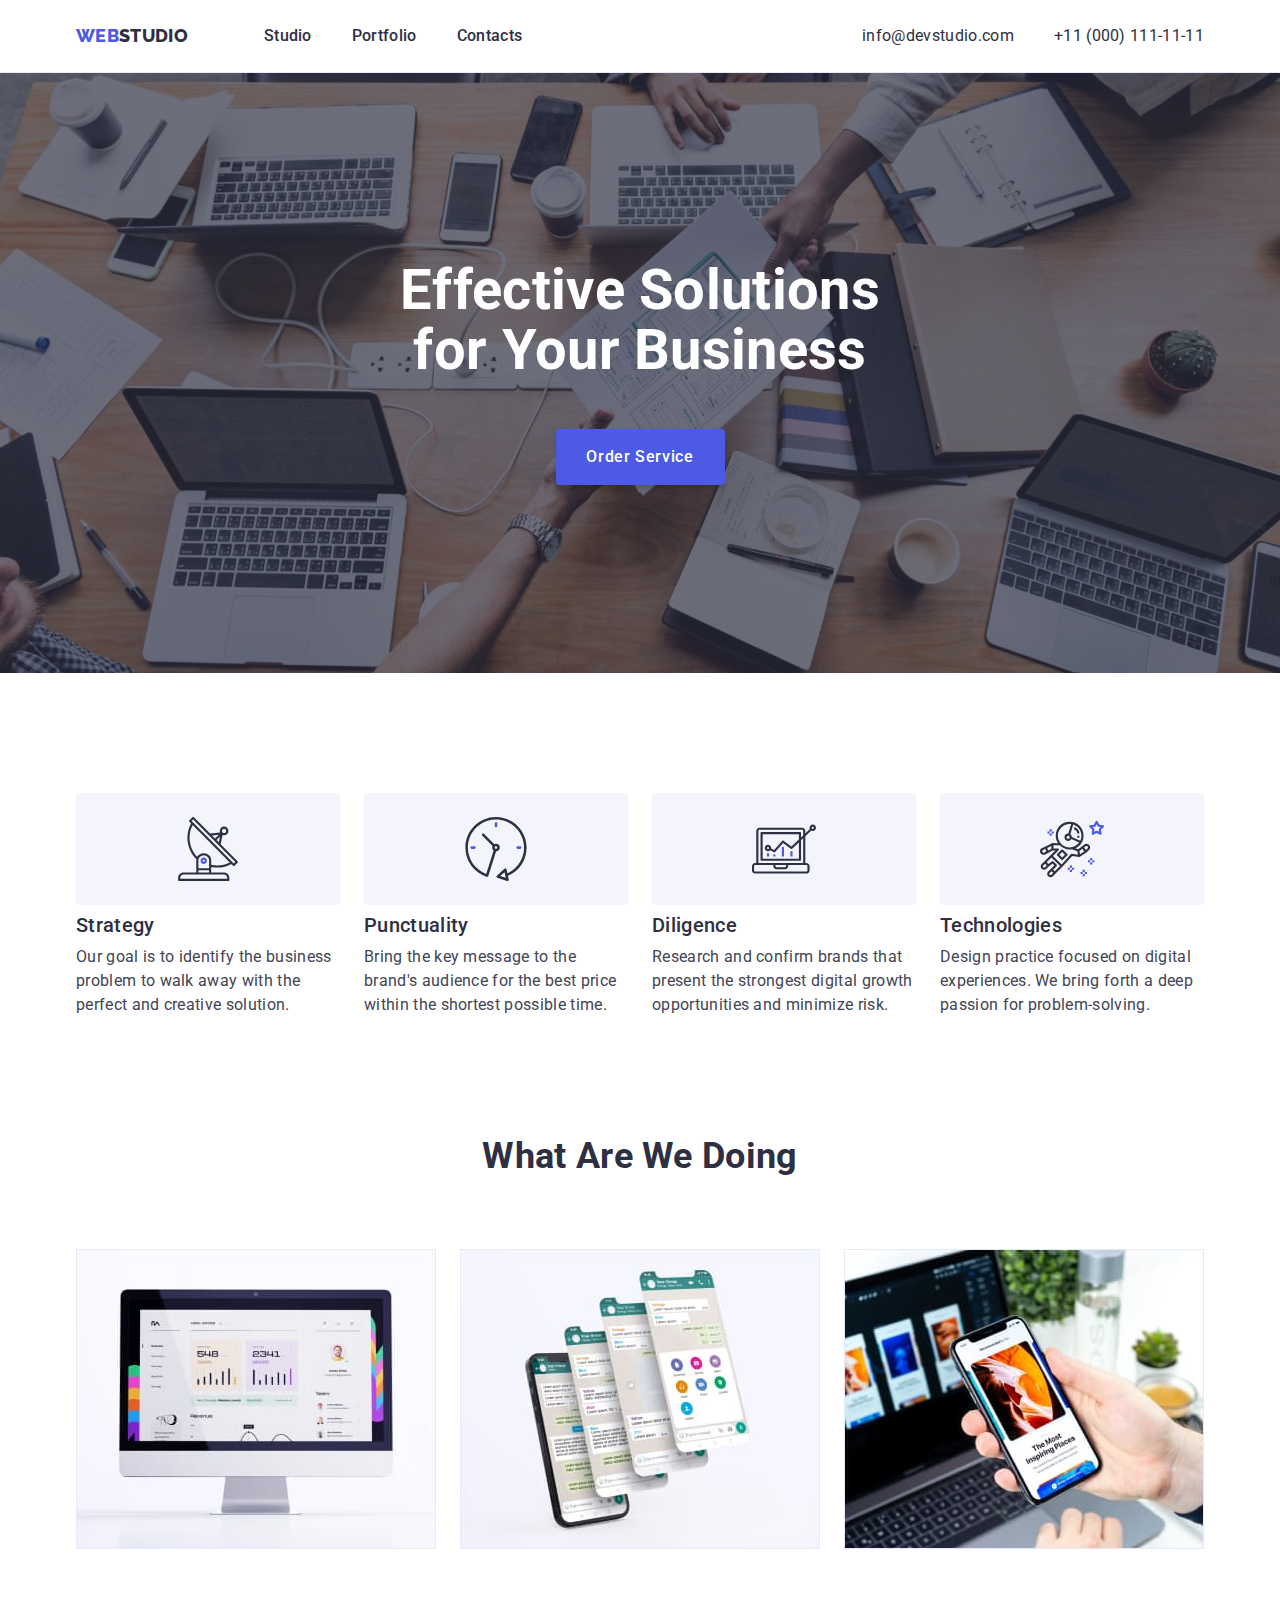
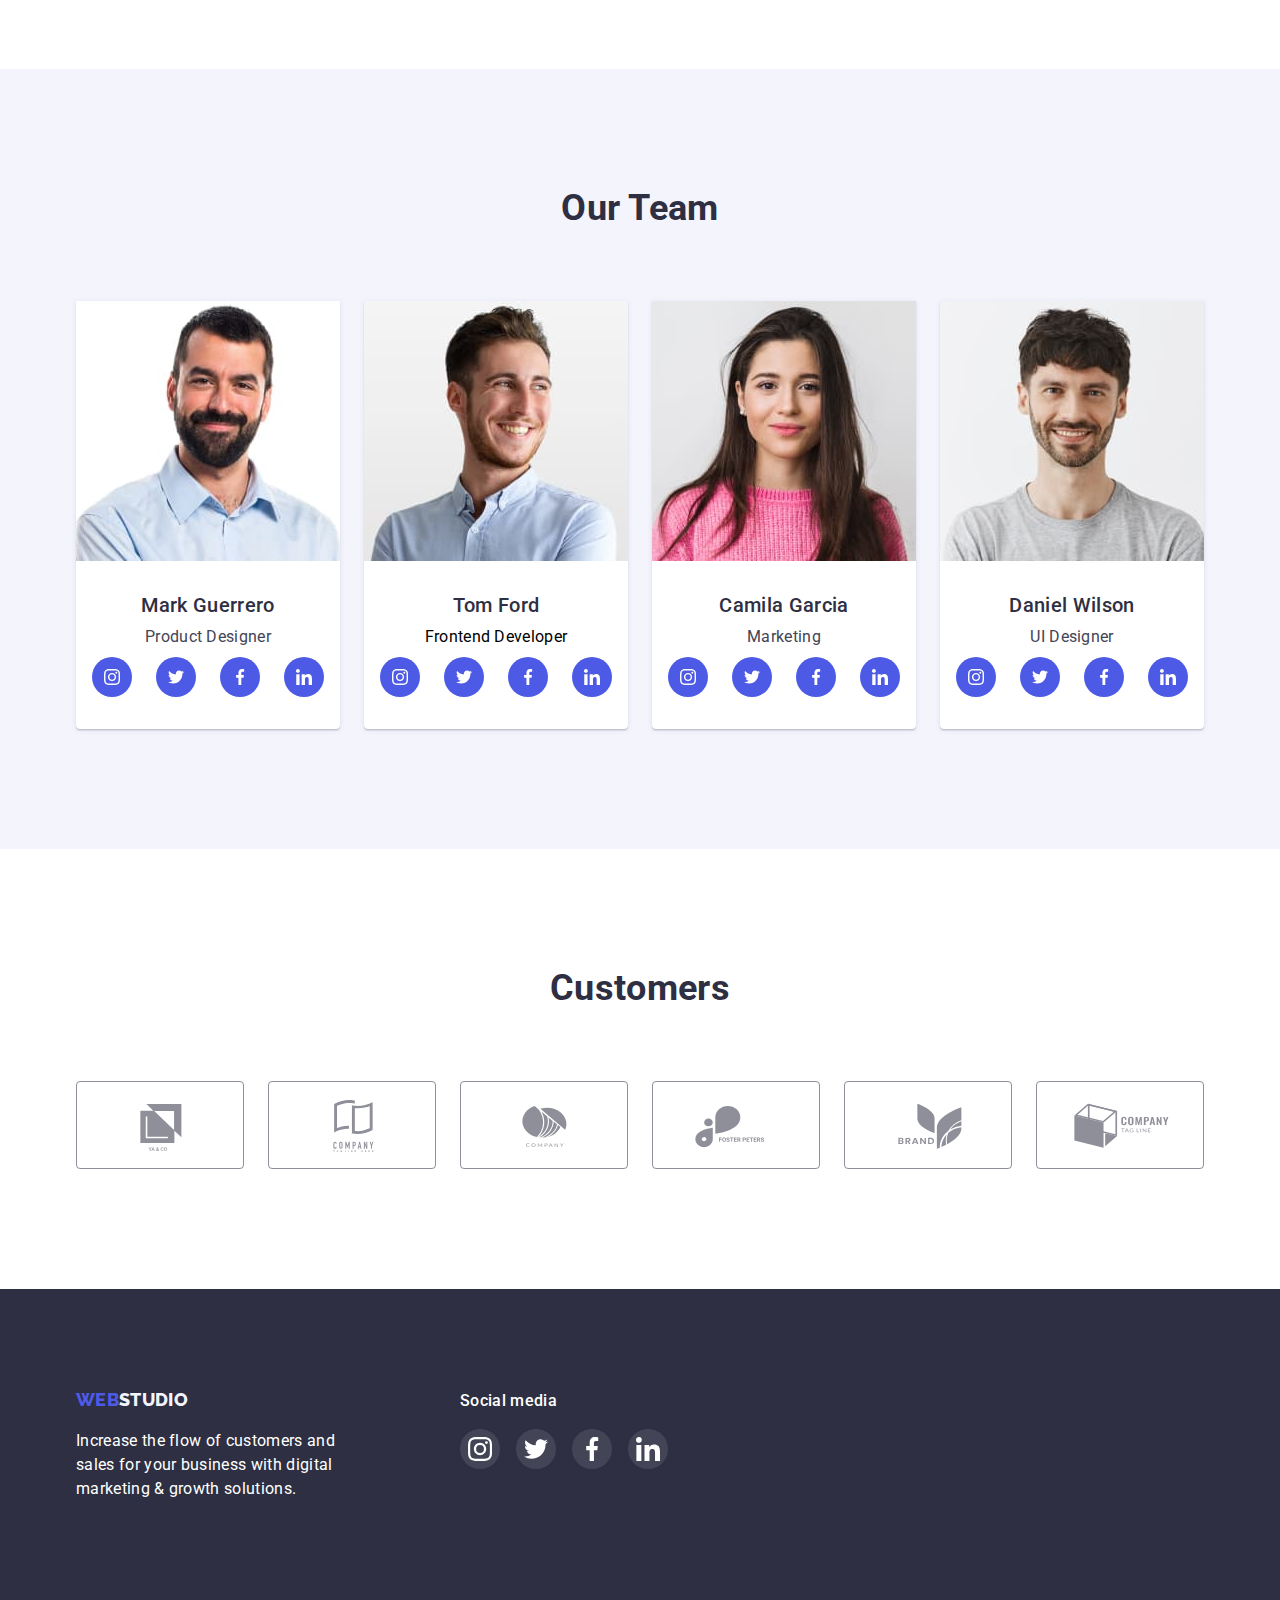
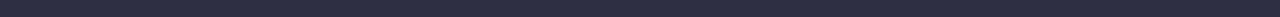
<file: index.html>
<!DOCTYPE html>

<html lang="en">

<head>
  <meta charset="UTF-8" />
  <meta http-equiv="X-UA-Compatible" content="IE=edge" />
  <meta name="viewport" content="width=device-width, initial-scale=1.0" />

  <title>STUDIO</title>

  <link rel="preconnect" href="https://fonts.googleapis.com" />
  <link rel="preconnect" href="https://fonts.gstatic.com" crossorigin />
  <link rel="stylesheet"
    href="https://fonts.googleapis.com/css2?family=Raleway:wght@800&family=Roboto:wght@400;500;700;900&display=swap" />

  <!-- Спочатку нормалізатор -->
  <link rel="stylesheet"
    href="https://cdnjs.cloudflare.com/ajax/libs/modern-normalize/1.0.0/modern-normalize.min.css" />

  <link rel="stylesheet" href="css/styles.css" />
</head>

<body>
  <!-- header  -->

  <header class="page-header">
    <div class="container header-container">
      <!-- menu nav -->
      <nav class="page-nav">
        <!-- logo -->
        <a class="logotype link" href="./index.html">
          <span class="web-color">WEB</span><span class="studio-color">STUDIO</span>
        </a>

        <ul class="menu list">
          <li class="header-item">
            <a class="link menu-link" href="./index.html">Studio</a>
          </li>
          <li class="header-item">
            <a class="link menu-link" href="./portfolio.html">Portfolio</a>
          </li>
          <li class="header-item">
            <a class="link menu-link" href="./index.html">Contacts</a>
          </li>
        </ul>
      </nav>
      <!-- tel mail -->
      <address class="phone-mail">
        <div class="address-phone-mail">
          <ul class="menu-contacts list">
            <li class="contacts-item">
              <a class="contact-mail link" href="mailto:info@devstudio.com">
                info@devstudio.com</a>
            </li>

            <li class="contacts-item">
              <a class="contact-phone link" href="tel:+110001111111">+11 (000) 111-11-11</a>
            </li>
          </ul>
        </div>
      </address>
    </div>
  </header>
  <main>
    <!-- hero image -->
    <section class="hero">
      <div class="container">
        <h1 class="main-title">Effective Solutions for Your Business</h1>
        <button class="hero-button" type="button">Order Service</button>
      </div>
    </section>

    <!-- Feature -->
    <section class="feature">
      <div class="container">
        <h2 class="visually-hidden">Feature</h2>
        <ul class="list feature-list">
          <li class="feature-item">
            <div class="feature-icon-location">
              <svg class="feature-icon">
                <use href="./images/symbol-defs.svg#icon-antenna"></use>
              </svg>
            </div>
            <h3 class="section-subtitle">Strategy</h3>

            <p class="subtitle-text">
              Our goal is to identify the business problem to walk away with
              the perfect and creative solution.
            </p>
          </li>
          <li class="feature-item">
            <div class="feature-icon-location">
              <svg class="feature-icon">
                <use href="./images/symbol-defs.svg#icon-clock "></use>
              </svg>
            </div>
            <h3 class="section-subtitle">Punctuality</h3>

            <p class="subtitle-text">
              Bring the key message to the brand's audience for the best price
              within the shortest possible time.
            </p>
          </li>

          <li class="feature-item">
            <div class="feature-icon-location">
              <svg class="feature-icon">
                <use href="./images/symbol-defs.svg#icon-diagram"></use>
              </svg>
            </div>
            <h3 class="section-subtitle">Diligence</h3>
            <p class="subtitle-text">
              Research and confirm brands that present the strongest digital
              growth opportunities and minimize risk.
            </p>
          </li>

          <li class="feature-item">
            <div class="feature-icon-location">
              <svg class="feature-icon">
                <use href="./images/symbol-defs.svg#icon-astronaut"></use>
              </svg>
            </div>
            <h3 class="section-subtitle">Technologies</h3>
            <p class="subtitle-text">
              Design practice focused on digital experiences. We bring forth a
              deep passion for problem-solving.
            </p>
          </li>
        </ul>
      </div>
    </section>

    <!-- action -->
    <section class="action">
      <div class="container">
        <h2 class="subtitle">What are we doing</h2>

        <ul class="list flex-list">
          <li class="action-item">
            <img class="card-image" src="./images/img-1-opt.jpg" alt="monitor" width="360" />
          </li>
          <li class="action-item">
            <img class="card-image" src="./images/img-2-opt.jpg" alt="mobiles" width="360" />
          </li>
          <li class="action-item">
            <img class="card-image" src="./images/img-3-opt.jpg" alt="hand with phone" width="360" />
          </li>
        </ul>
      </div>
    </section>

    <section class="team">
      <div class="container">
        <h2 class="subtitle">Our Team</h2>
        <ul class="list flex-list">
          <!-- photo-1 -->
          <li class="item">
            <img class="card-image" src=" ./images/mark-opt.jpg" alt="Mark
              Guerrero Product Designer" width="264" />

            <div class="team-item">
              <h3 class="section-subtitle">Mark Guerrero</h3>

              <p class="subtitle-text">Product Designer</p>
              <!-- socmedia -->
              <ul class="team-soc-media list">
                <li class="icon-hover">
                  <!-- instagram -->
                  <a href="#" class="footer-link team-icon-bg">
                    <svg class="socmedia-icon">
                      <use href="./images/symbol-defs.svg#icon-instagram"></use>
                    </svg>
                  </a>
                </li>
                <li class="icon-hover">
                  <!-- twitter -->
                  <a href="#" class="footer-link team-icon-bg">
                    <svg class="socmedia-icon">
                      <use href="./images/symbol-defs.svg#icon-twitter"></use>
                    </svg>
                  </a>
                </li>

                <li class="icon-hover">
                  <!-- facebook -->
                  <a href="#" class="footer-link team-icon-bg">
                    <svg class="socmedia-icon">
                      <use href="./images/symbol-defs.svg#icon-facebook"></use>
                    </svg>
                  </a>
                </li>

                <li class="icon-hover">
                  <!-- linkedin -->
                  <a href="#" class="footer-link team-icon-bg">
                    <svg class="socmedia-icon">
                      <use href="./images/symbol-defs.svg#icon-linkedin"></use>
                    </svg>
                  </a>
                </li>
              </ul>
            </div>
          </li>
          <!-- /photo-1 -->

          <!-- photo-2 -->
          <li class="item">
            <img class="card-image" src=" ./images/tom-opt.jpg" alt="Tom Ford
              Frontend Developer" width="264" />

            <div class="team-item">
              <h3 class="section-subtitle">Tom Ford</h3>
              <p class="subtitle-txt">Frontend Developer</p>

              <!-- socmedia -->
              <ul class="team-soc-media list">
                <li class="icon-hover">
                  <!-- instagram -->
                  <a href="#" class="footer-link team-icon-bg">
                    <svg class="socmedia-icon">
                      <use href="./images/symbol-defs.svg#icon-instagram"></use>
                    </svg>
                  </a>
                </li>
                <li class="icon-hover">
                  <!-- twitter -->
                  <a href="#" class="footer-link team-icon-bg">
                    <svg class="socmedia-icon">
                      <use href="./images/symbol-defs.svg#icon-twitter"></use>
                    </svg>
                  </a>
                </li>

                <li class="icon-hover">
                  <!-- facebook -->
                  <a href="#" class="footer-link team-icon-bg">
                    <svg class="socmedia-icon">
                      <use href="./images/symbol-defs.svg#icon-facebook"></use>
                    </svg>
                  </a>
                </li>

                <li class="icon-hover">
                  <!-- linkedin -->
                  <a href="#" class="footer-link team-icon-bg">
                    <svg class="socmedia-icon">
                      <use href="./images/symbol-defs.svg#icon-linkedin"></use>
                    </svg>
                  </a>
                </li>
              </ul>
            </div>
          </li>
          <!-- /photo-2 -->

          <!-- photo-3 -->
          <li class="item">
            <img class="card-image" src=" ./images/camila-opt.jpg" alt="Camila
              Garcia Marketing" width="264" />

            <div class="team-item">
              <h3 class="section-subtitle">Camila Garcia</h3>

              <p class="subtitle-text">Marketing</p>
              <!-- socmedia -->
              <ul class="team-soc-media list">
                <li class="icon-hover">
                  <!-- instagram -->
                  <a href="#" class="footer-link team-icon-bg">
                    <svg class="socmedia-icon">
                      <use href="./images/symbol-defs.svg#icon-instagram"></use>
                    </svg>
                  </a>
                </li>
                <li class="icon-hover">
                  <!-- twitter -->
                  <a href="#" class="footer-link team-icon-bg">
                    <svg class="socmedia-icon">
                      <use href="./images/symbol-defs.svg#icon-twitter"></use>
                    </svg>
                  </a>
                </li>

                <li class="icon-hover">
                  <!-- facebook -->
                  <a href="#" class="footer-link team-icon-bg">
                    <svg class="socmedia-icon">
                      <use href="./images/symbol-defs.svg#icon-facebook"></use>
                    </svg>
                  </a>
                </li>

                <li class="icon-hover">
                  <!-- linkedin -->
                  <a href="#" class="footer-link team-icon-bg">
                    <svg class="socmedia-icon">
                      <use href="./images/symbol-defs.svg#icon-linkedin"></use>
                    </svg>
                  </a>
                </li>
              </ul>
            </div>
          </li>
          <!-- /photo-3 -->

          <!-- photo-4 -->
          <li class="item">
            <img class="card-image" src="./images/daniel-opt.jpg" alt="Daniel
              Wilson UI Designer" width="264" />
            <div class="team-item">
              <h3 class="section-subtitle">Daniel Wilson</h3>

              <p class="subtitle-text">UI Designer</p>

              <ul class="team-soc-media list">
                <li class="icon-hover">
                  <!-- instagram -->
                  <a href="#" class="footer-link team-icon-bg">
                    <svg class="socmedia-icon">
                      <use href="./images/symbol-defs.svg#icon-instagram"></use>
                    </svg>
                  </a>
                </li>
                <li class="icon-hover">
                  <!-- twitter -->
                  <a href="#" class="footer-link team-icon-bg">
                    <svg class="socmedia-icon">
                      <use href="./images/symbol-defs.svg#icon-twitter"></use>
                    </svg>
                  </a>
                </li>

                <li class="icon-hover">
                  <!-- facebook -->
                  <a href="#" class="footer-link team-icon-bg">
                    <svg class="socmedia-icon">
                      <use href="./images/symbol-defs.svg#icon-facebook"></use>
                    </svg>
                  </a>
                </li>

                <li class="icon-hover">
                  <!-- linkedin -->
                  <a href="#" class="footer-link team-icon-bg">
                    <svg class="socmedia-icon">
                      <use href="./images/symbol-defs.svg#icon-linkedin"></use>
                    </svg>
                  </a>
                </li>
              </ul>
            </div>
          </li>
          <!-- /photo-4 -->
                </ul>
      </div>
    </section>
  
    <!-- /section TEAM -->

    <!-- section customers -->
    <section class="customers">
      <div class="container">
        <h2 class="subtitle">Customers</h2>

        <ul class="list flex-list">
          <li class="customers-item">
            <a href="#" class="customers-link">
              <svg class="svg-link">
                <use href="./images/symbol-defs.svg#icon-castomer-1"></use>
              </svg>
            </a>
          </li>
          <li class="customers-item">
            <a href="#" class="customers-link">
              <svg class="svg-link">
                <use href="./images/symbol-defs.svg#icon-castomer-2"></use>
              </svg>
            </a>
          </li>
          <li class="customers-item">
            <a href="#" class="customers-link">
              <svg class="svg-link">
                <use href="./images/symbol-defs.svg#icon-castomer-3"></use>
              </svg>
            </a>
          </li>
          <li class="customers-item">
            <a href="#" class="customers-link">
              <svg class="svg-link">
                <use href="./images/symbol-defs.svg#icon-castomer-4"></use>
              </svg>
            </a>
          </li>
          <li class="customers-item">
            <a href="#" class="customers-link">
              <svg class="svg-link">
                <use href="./images/symbol-defs.svg#icon-castomer-5"></use>
              </svg>
            </a>
          </li>
          <li class="customers-item">
            <a href="#" class="customers-link">
              <svg class="svg-link">
                <use href="./images/symbol-defs.svg#icon-castomer-6"></use>
              </svg>
            </a>
          </li>
        </ul>
      </div>
    </section>
  </main>

  <footer class="footer-content menu">
    <!-- logo -->
    <div class="container footer-box">
      <div>
        <a class="logotype link" href="./index.html">
          <span class="web-color">WEB</span><span class="studio-color-footer">STUDIO</span>
        </a>

        <!-- Increase -->
        <p class="footer-text">
          Increase the flow of customers and sales for your business with
          digital marketing & growth solutions.
        </p>
      </div>

      <div class="footer-soc-media ">

        <p class="footer-title">Social media</p>
        <ul class="list footer-container">
          <li class="footer-icon-hover">
            <a href="#" class="footer-link footer-icon-bg ">
              <svg class="footer-icon ">
                <use href="./images/symbol-defs.svg#icon-instagram"></use>
              </svg>
            </a>
          </li>

          <li class="footer-icon-hover">
            <a href="#" class="footer-link footer-icon-bg">
              <svg class="footer-icon ">
                <use href="./images/symbol-defs.svg#icon-twitter"></use>
              </svg>
            </a>
          </li>
          <li class="footer-icon-hover">
            <a href="#" class="footer-link footer-icon-bg">
              <svg class="footer-icon">
                <use href="./images/symbol-defs.svg#icon-facebook"></use>
              </svg>
            </a>
          </li>

          <li class="footer-icon-hover">
            <a href="#" class="footer-link footer-icon-bg">
              <svg class="footer-icon">
                <use href="./images/symbol-defs.svg#icon-linkedin"></use>
              </svg>
            </a>
          </li>
        </ul>
      </div>
    </div>
  </footer>
</body>

</html>
</file>
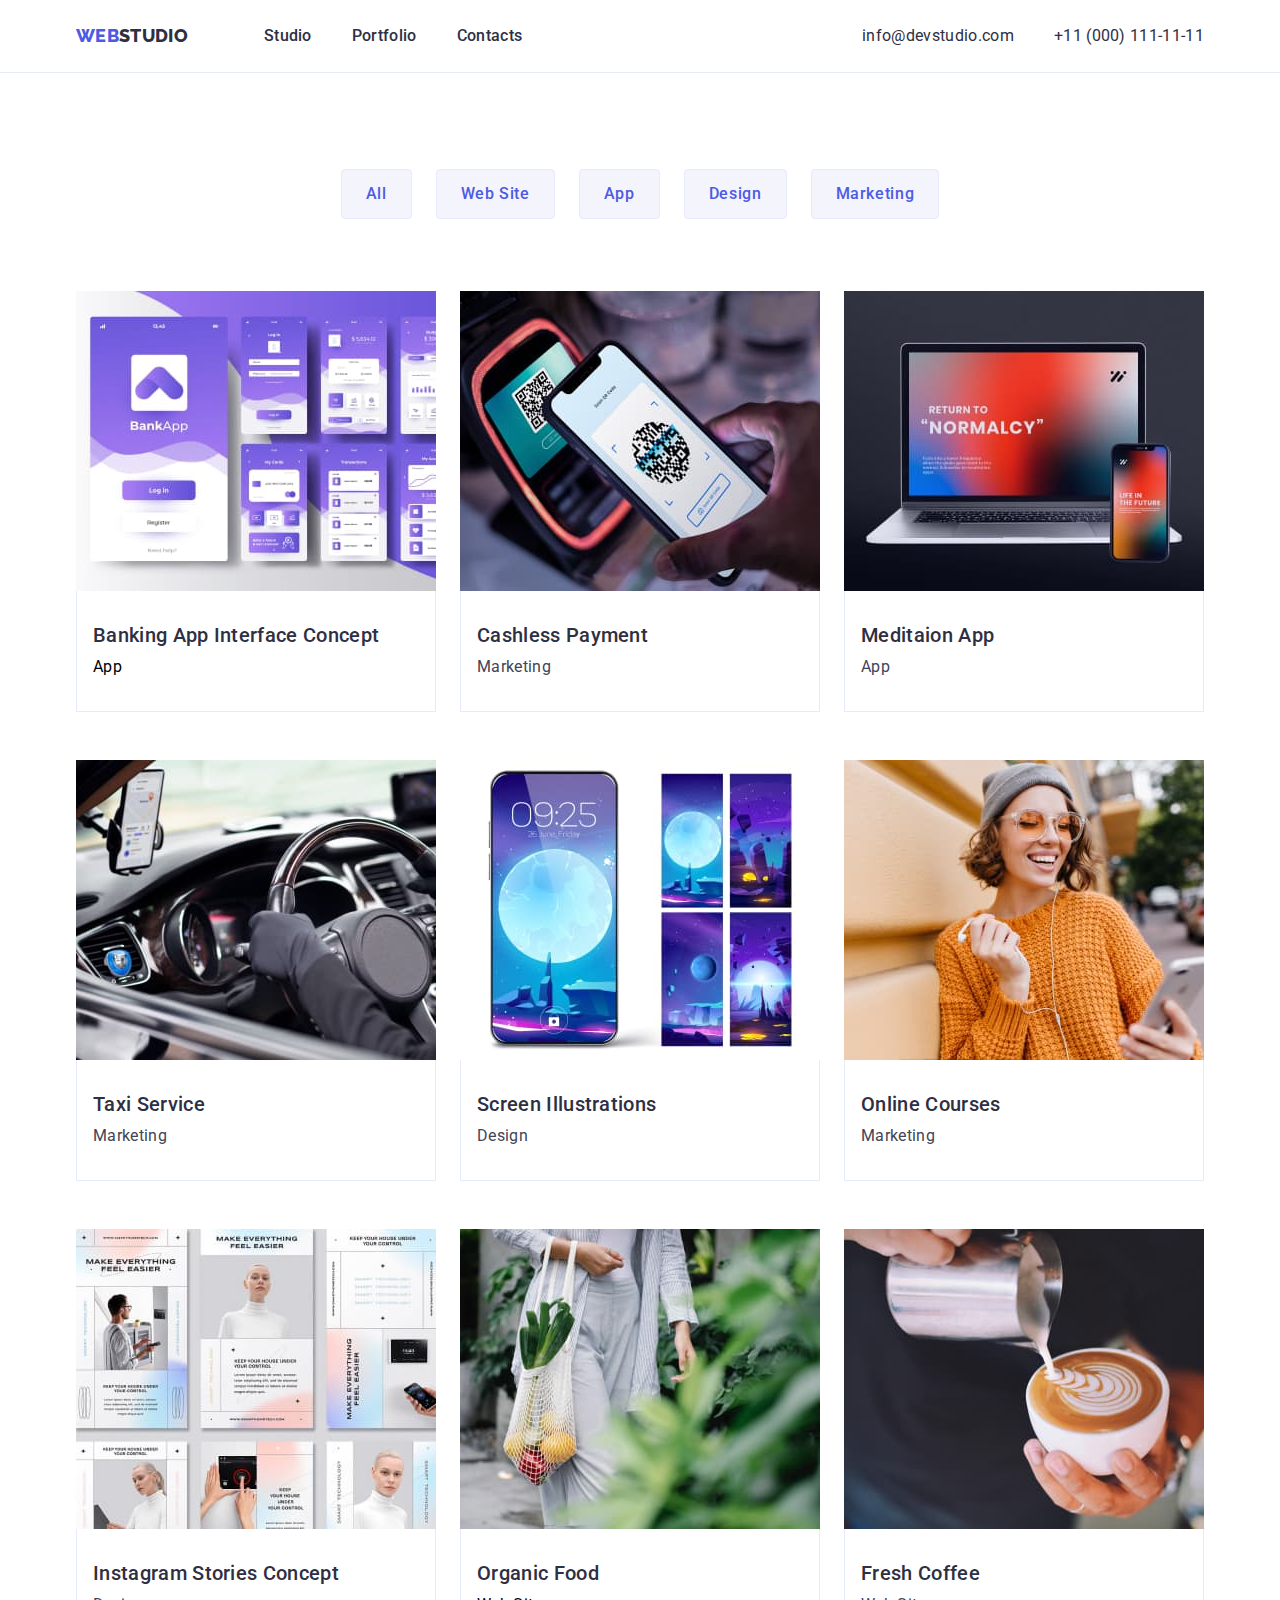
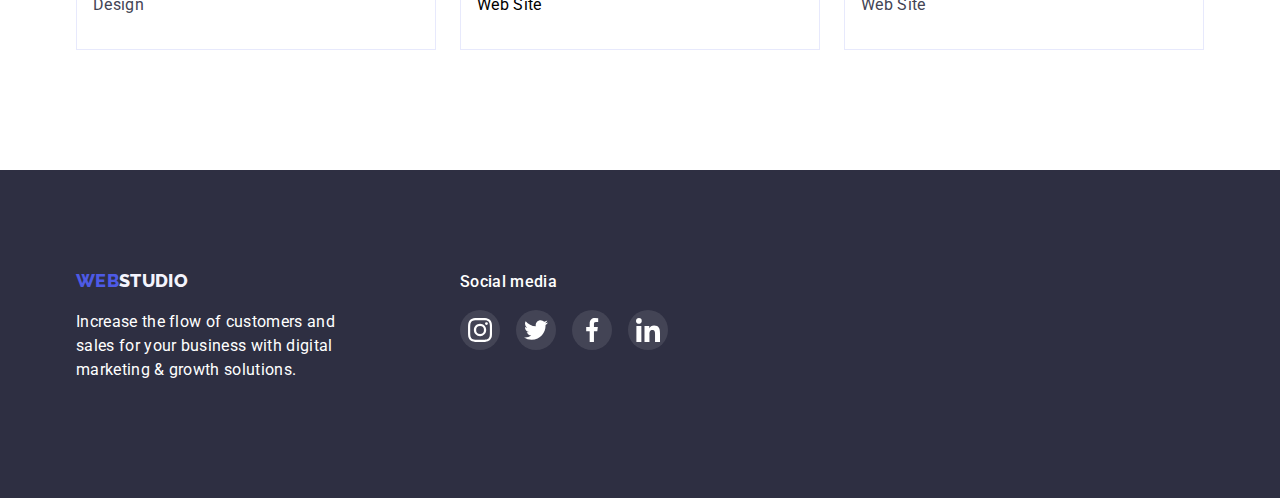
<file: portfolio.html>
<!DOCTYPE html>

<html lang="en">

<head>
  <meta charset="UTF-8" />
  <meta http-equiv="X-UA-Compatible" content="IE=edge" />
  <meta name="viewport" content="width=device-width, initial-scale=1.0" />

  <title>Portfolio</title>

  <link rel="preconnect" href="https://fonts.googleapis.com" />
  <link rel="preconnect" href="https://fonts.gstatic.com" crossorigin />
  <link href="https://fonts.googleapis.com/css2?family=Raleway:wght@800&family=Roboto:wght@400;500;700;900&display=swap"
    rel="stylesheet" />
  <!-- Спочатку нормалізатор -->
  <link rel="stylesheet"
    href="https://cdnjs.cloudflare.com/ajax/libs/modern-normalize/1.0.0/modern-normalize.min.css" />

  <link rel="stylesheet" href="css/styles.css" />
</head>

<body>
  <header class="page-header">
    <div class="container header-container">
      <!-- menu nav -->
      <nav class="page-nav">
        <!-- logo -->
        <a class="logotype link" href="./index.html">
          <span class="web-color">WEB</span><span class="studio-color">STUDIO</span>
        </a>

        <ul class="menu list">
          <li class="header-item">
            <a class="link menu-link" href="./index.html">Studio</a>
          </li>
          <li class="header-item">
            <a class="link menu-link" href="./portfolio.html">Portfolio</a>
          </li>
          <li class="header-item">
            <a class="link menu-link" href="./index.html">Contacts</a>
          </li>
        </ul>
      </nav>
      <!-- tel mail -->
      <address class="phone-mail">
        <div class="address-phone-mail">
          <ul class="menu-contacts list">
            <li class="contacts-item">
              <a class="contact-mail link" href="mailto:info@devstudio.com">
                info@devstudio.com</a>
            </li>

            <li class="contacts-item">
              <a class="contact-phone link" href="tel:+110001111111">+11 (000) 111-11-11</a>
            </li>
          </ul>
        </div>
      </address>
    </div>
  </header>

  <main>
    <!-- Filters -->
    <section class="portfolio">
      <h1 class="visually-hidden">Filters</h1>

      <!-- Filters -->
      <div class="container">
        <ul class="list portfolio-list">
          <li class="portfolio-item">
            <button class="pointer" type="button">All</button>
          </li>

          <li class="portfolio-item">
            <button class="pointer" type="button">Web Site</button>
          </li>

          <li class="portfolio-item">
            <button class="pointer" type="button">App</button>
          </li>

          <li class="portfolio-item">
            <button class="pointer" type="button">Design</button>
          </li>

          <li class="portfolio-item">
            <button class="pointer" type="button">Marketing</button>
          </li>
        </ul>

        <!-- menu app -->

        <ul class="list cards-set">
          <li class="cards-item">
            <img src="./images/portfolio/banking-app.jpg" alt="Banking App Interface Concept" width="360" />

            <div class="card-content">
              <h2 class="section-subtitle">Banking App Interface Concept</h2>
              <p class="suptitle-text">App</p>
            </div>
          </li>

          <li class="cards-item">
            <img src="./images/portfolio/cashless-paiment.jpg"
              alt="the hand holding the mobile phone in front of the cash terminal" width="360" />
            <div class="card-content">
              <h2 class="section-subtitle">Cashless Payment</h2>
              <p class="subtitle-text">Marketing</p>
            </div>
          </li>

          <li class="cards-item">
            <img src="./images/portfolio/meditaion-app.jpg" alt="mobile phone next to personal computer" width="360" />
            <div class="card-content">
              <h2 class="section-subtitle">Meditaion App</h2>
              <p class="subtitle-text">App</p>
            </div>
          </li>

          <li class="cards-item">
            <img src="./images/portfolio/taxi-service.jpg" alt="the hand holding the steering wheel of the car"
              width="360" />
            <div class="card-content">
              <h2 class="section-subtitle">Taxi Service</h2>
              <p class="subtitle-text">Marketing</p>
            </div>
          </li>

          <li class="cards-item">
            <img src="./images/portfolio/screen-illustrations.jpg" alt="Screen Illustrations" width="360" />
            <div class="card-content">
              <h2 class="section-subtitle">Screen Illustrations</h2>
              <p class="subtitle-text">Design</p>
            </div>
          </li>

          <li class="cards-item">
            <img src="./images/portfolio/online-courses.jpg"
              alt="a woman in the glasses, orange jacket keeps the mobile on a stretched hand" width="360" />
            <div class="card-content">
              <h2 class="section-subtitle">Online Courses</h2>
              <p class="subtitle-text">Marketing</p>
            </div>
          </li>

          <li class="cards-item">
            <img src="./images/portfolio/instagram-stories-concept.jpg" alt="image layouts of instagram windows"
              width="360" />
            <div class="card-content">
              <h2 class="section-subtitle">Instagram Stories Concept</h2>
              <p class="subtitle-text">Design</p>
            </div>
          </li>

          <li class="cards-item">
            <img src="./images/portfolio/organic-food.jpg" alt="woman with bag with vegetables and fruits"
              width="360" />
            <div class="card-content">
              <h2 class="section-subtitle">Organic Food</h2>
              <p class="subtitle-textt">Web Site</p>
            </div>
          </li>

          <li class="cards-item">
            <img src="./images/portfolio/fresh-coffee.jpg" alt="the barist pour the cream into a cup of coffee"
              width="360" />
            <div class="card-content">
              <h2 class="section-subtitle">Fresh Coffee</h2>
              <p class="subtitle-text">Web Site</p>
            </div>
          </li>
        </ul>
      </div>
    </section>
  </main>

  <footer class="footer-content menu">
    <!-- logo -->
    <div class="container footer-box">
      <div>
        <a class="logotype link" href="./index.html">
          <span class="web-color">WEB</span><span class="studio-color-footer">STUDIO</span>
        </a>

        <!-- Increase -->
        <p class="footer-text">
          Increase the flow of customers and sales for your business with
          digital marketing & growth solutions.
        </p>
      </div>

      <div class="footer-soc-media ">

        <p class="footer-title">Social media</p>
        <ul class="list footer-container">
          <li class="footer-icon-hover">
            <a href="#" class="footer-link footer-icon-bg ">
              <svg class="footer-icon ">
                <use href="./images/symbol-defs.svg#icon-instagram"></use>
              </svg>
            </a>
          </li>

          <li class="footer-icon-hover">
            <a href="#" class="footer-link footer-icon-bg">
              <svg class="footer-icon ">
                <use href="./images/symbol-defs.svg#icon-twitter"></use>
              </svg>
            </a>
          </li>
          <li class="footer-icon-hover">
            <a href="#" class="footer-link footer-icon-bg">
              <svg class="footer-icon">
                <use href="./images/symbol-defs.svg#icon-facebook"></use>
              </svg>
            </a>
          </li>

          <li class="footer-icon-hover">
            <a href="#" class="footer-link footer-icon-bg">
              <svg class="footer-icon">
                <use href="./images/symbol-defs.svg#icon-linkedin"></use>
              </svg>
            </a>
          </li>
        </ul>
      </div>
    </div>
  </footer>
</body>

</html>
</file>
<file: css/styles.css>
:root {
  --primary-font-family: 'Roboto';
  --secondary-font-family: 'Raleway';
  --primary-brand-color: #4d5ae5;
  --presed-state-color: #404bbf;
  --dark-color-bg: #2e2f42;
  --success-color-bg: #31d0aa;
  --text-color-bg: #434455;
  --sabtle-text-color-bg: #8e8f99;
  --accent-color: #e7e9fc;
  --light-color-bg: #f4f4fd;
  --overlay-color-bg: rgba(46, 47, 66, 0.4);
  --hero-color-bg: rgba(46, 47, 66, 0.7);
  --title-text-color: #2e2f42;
  --primary-bg-color: #ffffff;
  --primary-white-color: #ffffff;
  --header-1-font-size: 56px;
  --header-1-font-weight: 700;
  --header-1-line-height: 1.07;
  --header-2-font-size: 36px;
  --header-2-line-height: 1.11;
  --header-3-font-size: 20px;
  --header-3-font-weight: 500;
  --logo-font-size: 18px;
}
/**============ RESET =======**/
h1,
h2,
h3,
h4,
h5,
h6,
p {
  margin: 0;
}

img {
  display: block;
  width: 100%;
  height: auto;
}
ul {
  margin: 0;
  padding-left: 0;
}

a {
  color: currentColor;
}

.visually-hidden {
  position: absolute;
  width: 1px;
  height: 1px;
  margin: -1px;
  border: 0;
  padding: 0;

  white-space: nowrap;
  clip-path: inset(100%);
  clip: rect(0 0 0 0);
  overflow: hidden;
}

.page-header {
  border-bottom: 1px solid var(--accent-color);
}

.container {
  width: 1158px;
  padding-left: 15px;
  padding-right: 15px;
  margin-left: auto;
  margin-right: auto;
}

body {
  background-color: var(--primary-bg-color);
  font-family: var(--primary-font-family), sans-serif;
  line-height: 1.5;
  letter-spacing: 0.02em;
}
/* =========== styles remove =========  */
.list {
  list-style: none;
}
.link {
  text-decoration: none;
}
/* =========== /styles remove =========  */

/* ================== COMPONENTS ================== */
.subtitle {
  text-align: center;
  font-size: var(--header-2-font-size);
  line-height: var(--header-2-line-height);
  text-transform: capitalize;
  color: var(--title-text-color);
}

.section-subtitle {
  font-weight: var(--header-3-font-weight);
  font-size: var(--header-3-font-size);
  line-height: 1.2;
  margin-bottom: 8px;
  color: var(--title-text-color);
}

.subtitle-text {
  color: var(--text-color-bg);
}

/* ================== /COMPONENTS ================== */

/*========= HEADER ===============*/

.header-container {
  display: flex;
  align-items: center;
}

.page-nav {
  display: flex;
  align-items: center;
  margin-right: auto;
}

.logotype {
  font-family: var(--secondary-font-family), sans-serif;
  font-size: var(--logo-font-size);
  font-weight: 800;
  line-height: 1.17;
  padding: 0px;
  margin-right: 76px;
}
.web-color {
  color: var(--primary-brand-color);
}
.studio-color {
  color: var(--dark-color-bg);
}
.studio-color-footer {
  color: var(--light-color-bg);
}

.menu {
  display: flex;
  gap: 40px;
}

.menu-link {
  display: block;
  padding: 24px 0;
  font-weight: 500;
  color: var(--dark-color-bg);
}

.header-item:last-child {
  margin-right: 0;
}
/* .contacts-item {
} */
.menu-contacts {
  display: flex;
  gap: 40px;
}
.address-phone-mail {
  display: flex;
}
.menu .menu-link:hover,
.menu-link:focus {
  color: var(--presed-state-color);
}

.contact-mail,
.contact-phone {
  font-style: normal;
  color: var(--dark-color-bg);
}
.contact-mail:hover,
.contact-mail:focus {
  color: var(--presed-state-color);
}
/* ================/HEADER ============== */

/* =================HERO================= */

.hero {
  background-image: linear-gradient(rgba(46, 47, 66, 0.7), rgba(46, 47, 66, 0.7)
  );
  background-color: var(--dark-color-bg);
  text-align: center;
  padding: 188px 0;
  background-image: url(../images/icons/Dark-bg.png), url(../images/hero.jpg);
  max-width: 1440px;
  margin: 0 auto;
  background-position: center;
  background-size: cover;
  background-repeat: no-repeat;
}

/* .hero {
  background-image: linear-gradient(rgba(46, 47, 66, 0.7), rgba(46, 47, 66, 0.7)
  );
} */

.hero-container {
  margin: 0 auto;
  text-align: center;
}
.main-title {
  font-size: 56px;
  line-height: 1.07;
  color: var(--primary-white-color);
  max-width: 496px;
  margin-right: auto;
  margin-left: auto;
  margin-bottom: 48px;
}

/* ========= Button ============== */
.hero-button {
  font-family: 'Roboto', sans-serif;
  font-weight: 500;
  font-size: 16px;
  line-height: 1.5;
  width: 169px;
  height: 56px;
  box-shadow: 0px 4px 4px rgba(0, 0, 0, 0.15);
  letter-spacing: 0.04em;
  border-radius: 4px;
  color: var(--primary-bg-color);
  background-color: var(--primary-brand-color);
  cursor: pointer;
  border: none;
}

.hero-button:hover,
.hero-button:focus {
  background: var(--presed-state-color);
  color: var(--primary-white-color);
}
.pointer {
  padding: 12px 24px;
  border: 1px solid var(--accent-color);
  border-radius: 4px;
  background: var(--light-color-bg);
  font-family: 'Roboto', sans-serif;
  font-weight: 500;
  font-size: 16px;
  line-height: 1.5;
  letter-spacing: 0.04em;
  color: var(--primary-brand-color);
  cursor: pointer;
}

.pointer:hover,
.pointer:focus {
  background: var(--presed-state-color);
  color: var(--primary-white-color);
  box-shadow: 0px 3px 1px rgba(0, 0, 0, 0.1), 0px 2px 1px rgba(0, 0, 0, 0.08), 0px 2px 2px rgba(0, 0, 0, 0.12);
border-radius: 4px;
}

/* ========= /Button ============== */

/** =========== feature =============*/

.feature {
  padding: 120px 0;
}

.feature-container {
  /* margin-left: auto;
  margin-right: auto; */
  background-color: #4d5ae5;
}
.feature-list {
  display: flex;
}
.feature-item {
  width: 264px;
  margin-right: 24px;
}

.feature-item:last-child {
  margin-right: 0;
}

.feature-icon {
  width: 64px;
  height: 64px;
  fill: var(--dark-color-bg);
  /* transform: translateX(50%); */
}
.feature-icon-location {
  display: flex;
  justify-content: center;
  align-items: center;
  margin-bottom: 8px;
  height: 112px;
  background: var(--light-color-bg);
  border-radius: 4px;
}
/** =========== /feature =============*/

/* =================== ACTIVE ============== */
/* .flex-container {
  margin-bottom: 120px;
} */
.action {
  padding-bottom: 120px;
}
.flex-list {
  display: flex;
  margin-top: 72px;
  gap: 24px;
}

.item {
  background: rgb(255, 255, 255);
  box-shadow: 0px 1px 6px rgba(46, 47, 66, 0.08),
    0px 1px 1px rgba(46, 47, 66, 0.16), 0px 2px 1px rgba(46, 47, 66, 0.08);
  border-radius: 0px 0px 4px 4px;
}


/* =================== /ACTIVE ============== */

/* =================== Team ============== */
.team {
  text-align: center;
  background-color: var(--light-color-bg);
  padding-bottom: 120px;
  padding-top: 120px;
}

.team-soc-media {
  display: flex;
  justify-content: center;
  gap: 24px;
  margin-top: 8px;
}
.socmedia-item {
  width: 44px;
  height: 44px;
}

.socmedia-icon {
  width: 16px;
  height: 16px;
}

.footer-icon {
  width: 24px;
  height: 24px;
}
.team-item {
  padding-top: 32px;
  padding-bottom: 32px;
  /* background: #ffffff; */
}

/* =================== /Team ============== */

/* =========portrfolio filters ============== */
.portfolio {
  padding-top: 96px;
  padding-bottom: 120px;
}

.filters-container {
  color: #05372b;
}

.portfolio-list {
  display: flex;
  justify-content: center;
}
.portfolio-item {
  margin-right: 24px;
}
.portfolio-item:last-child {
  margin-right: 0;
}
/* ========= /portrfolio filters ============== */

/* ========= portrfolio cards ============== */
.cards-item:hover {
  box-shadow: 0px 1px 6px rgba(46, 47, 66, 0.08), 0px 1px 1px rgba(46, 47, 66, 0.16), 0px 2px 1px rgba(46, 47, 66, 0.08);
  border-radius: 0px 0px 4px 4px;
}
.cards-set {
  display: flex;
  flex-wrap: wrap;
  row-gap: 48px;
  column-gap: 24px;
  margin-top: 72px;
  
}

.card-content {
  border: 1px solid var(--accent-color);
  padding: 32px 0 32px 16px;
  border-top: none;
}
/* ========= /portrfolio cards ============== */

/* ================Customers=================== */
.customers {
  padding-bottom: 120px;
  padding-top: 120px;
}

.customers-link {
  display: flex;
  justify-content: center;
  align-items: center;
  width: 168px;
  height: 88px;
  border: 1px solid var(--sabtle-text-color-bg);
  border-radius: 4px;
}


.svg-link {
  width: 104px;
  height: 56px;
  fill: var(--sabtle-text-color-bg);
  /* outline: 5px solid brown; */
}

.customers-link:hover,
.customers-link:focus {
  border-color: var(--presed-state-color);
}

.customers-link:hover .svg-link,
.customers-link:focus .svg-link {
  fill: var(--presed-state-color);
}
/* =============== /Customers=================== */

/* =============FOOTER=================== */
.footer-content {
  background: var(--dark-color-bg);
  padding: 100px 0;
}

.footer-container {
  display: flex;
  gap: 16px;
}

.footer-box {
  display: flex;
  align-items: baseline;
}
.footer-soc-media {
  margin-left: 120px;
}
.footer-text {
  color: var(--primary-white-color);
  width: 264px;
  margin: 0;
  margin-top: 16px;
  margin-bottom: 16px;
}

.footer-title {
  color: var(--primary-bg-color);
  width: 264px;
  margin: 0;
  margin-bottom: 16px;
  font-weight: 500;
}
.footer-link {
  width: 40px;
  height: 40px;
  display: flex;
  justify-content: center;
  align-items: center;
  border-radius: 50px;
}

.footer-icon-bg {
  background-color: rgb(252, 252, 255, 0.1);
}

.team-icon-bg {
  background-color: var(--primary-brand-color);
}

.socmedia-icon {
  fill: var(--primary-bg-color);
}
.footer-icon {
  fill: var(--primary-bg-color);
}
.icon-hover :is(:hover, :focus) {
  background-color: var(--presed-state-color);
}
.footer-icon-hover :is(:hover, :focus) {
  background-color: var(--success-color-bg);
}
</file>
